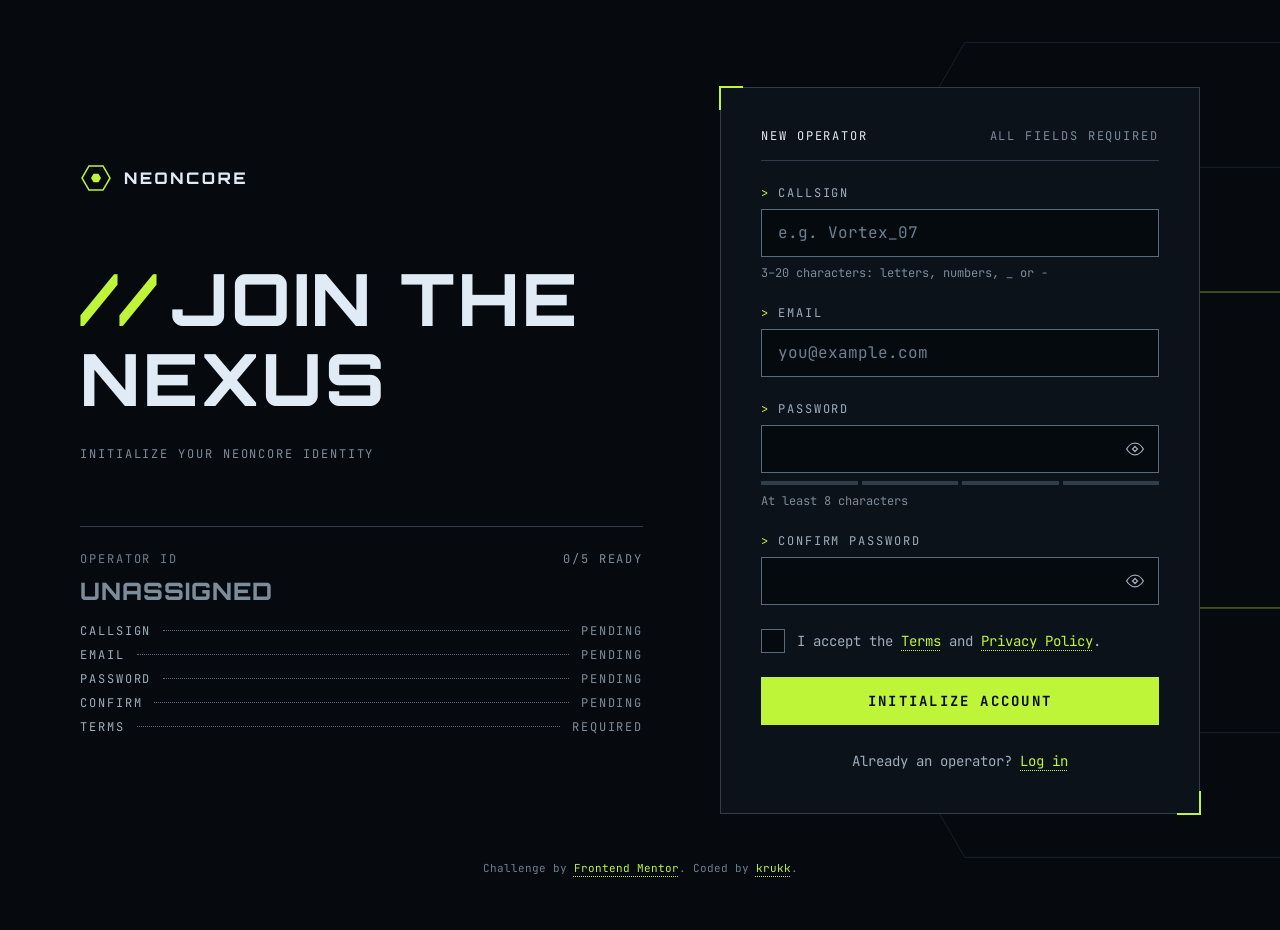
<file: index.html>
<!DOCTYPE html>
<html lang="en">
<head>
  <meta charset="UTF-8">
  <meta name="viewport" content="width=device-width, initial-scale=1.0">
  <meta name="color-scheme" content="dark">
  <link rel="icon" type="image/png" sizes="32x32" href="./assets/images/favicon-32x32.png">
  <link rel="stylesheet" href="./style.css">
  <title>Frontend Mentor | Gamer sign-up form</title>
  <script src="./script.js" defer></script>
</head>
<body>
  <div class="page">
    <main class="layout">
      <section class="brand" aria-labelledby="page-title">
        <div class="brand__top">
          <img class="brand__logo" src="./assets/images/logo.svg" alt="NEONCORE" width="169" height="32">
          <p class="readout__count brand__count" aria-hidden="true" data-ready>0/5 ready</p>
        </div>
        <h1 class="brand__title" id="page-title"><span class="brand__slashes" aria-hidden="true">//</span>Join the nexus</h1>
        <p class="brand__tagline">Initialize your NEONCORE identity</p>
        <div class="readout" aria-hidden="true">
          <div class="readout__head">
            <p class="readout__label">Operator ID</p>
            <p class="readout__count readout__count--panel" data-ready>0/5 ready</p>
          </div>
          <p class="readout__name is-unassigned" data-operator>Unassigned</p>
          <ul class="readout__rows" role="list">
            <li class="readout__row" data-row="callsign"><span class="readout__key">Callsign</span><span class="readout__leader"></span><span class="readout__status">Pending</span></li>
            <li class="readout__row" data-row="email"><span class="readout__key">Email</span><span class="readout__leader"></span><span class="readout__status">Pending</span></li>
            <li class="readout__row" data-row="password"><span class="readout__key">Password</span><span class="readout__leader"></span><span class="readout__status">Pending</span></li>
            <li class="readout__row" data-row="confirm"><span class="readout__key">Confirm</span><span class="readout__leader"></span><span class="readout__status">Pending</span></li>
            <li class="readout__row" data-row="terms"><span class="readout__key">Terms</span><span class="readout__leader"></span><span class="readout__status">Required</span></li>
          </ul>
        </div>
      </section>
      <div class="panel-wrap">
        <div class="panel">
          <form class="form" id="signup" novalidate aria-labelledby="form-title">
            <div class="panel__head">
              <h2 class="panel__title" id="form-title">New operator</h2>
              <p class="panel__note">
                <span class="only-wide">All fields required</span>
                <span class="only-narrow">All required</span>
              </p>
            </div>
            <div class="form__fields">
              <div class="field" data-field="callsign">
                <label class="field__label" for="callsign">Callsign</label>
                <div class="field__control">
                  <input class="field__input" id="callsign" name="callsign" type="text"
                         placeholder="e.g. Vortex_07" autocomplete="username" spellcheck="false"
                         autocapitalize="off" required aria-describedby="callsign-hint">
                  <img class="field__valid" src="./assets/images/icon-tick-20.svg" alt="" width="20" height="20">
                </div>
                <p class="field__hint" id="callsign-hint">3–20 characters: letters, numbers, _ or -</p>
                <p class="field__error" id="callsign-error" hidden>
                  <img src="./assets/images/icon-alert.svg" alt="" width="16" height="16">
                  <span class="field__error-text"></span>
                </p>
              </div>
              <div class="field" data-field="email">
                <label class="field__label" for="email">Email</label>
                <div class="field__control">
                  <input class="field__input" id="email" name="email" type="email"
                         placeholder="you@example.com" autocomplete="email" spellcheck="false"
                         autocapitalize="off" required>
                  <img class="field__valid" src="./assets/images/icon-tick-20.svg" alt="" width="20" height="20">
                </div>
                <p class="field__error" id="email-error" hidden>
                  <img src="./assets/images/icon-alert.svg" alt="" width="16" height="16">
                  <span class="field__error-text"></span>
                </p>
              </div>
              <div class="field field--secret" data-field="password">
                <label class="field__label" for="password">Password</label>
                <div class="field__control">
                  <input class="field__input" id="password" name="password" type="password"
                         autocomplete="new-password" required aria-describedby="password-hint">
                  <img class="field__valid" src="./assets/images/icon-tick-20.svg" alt="" width="20" height="20">
                  <button class="field__toggle" type="button" aria-controls="password" aria-pressed="false" aria-label="Show password">
                    <svg class="icon-eye" width="20" height="20" viewBox="0 0 20 20" fill="none" aria-hidden="true" focusable="false"><path stroke="currentColor" stroke-linecap="square" stroke-width="1.25" d="M1.667 10s3-5.833 8.333-5.833S18.334 10 18.334 10s-3 5.833-8.334 5.833S1.667 10 1.667 10Z"/><path stroke="currentColor" stroke-linecap="square" stroke-width="1.25" d="m10 7.5 2.5 2.5-2.5 2.5L7.5 10z"/></svg>
                    <svg class="icon-eye-off" width="20" height="20" viewBox="0 0 20 20" fill="none" aria-hidden="true" focusable="false"><path stroke="currentColor" stroke-linecap="square" stroke-width="1.25" d="M8.333 4.333A7.5 7.5 0 0 1 10 4.167c5.333 0 8.333 5.833 8.333 5.833a14.2 14.2 0 0 1-2 2.75M5.334 5.417C3 7 1.667 10 1.667 10s3 5.833 8.333 5.833a8 8 0 0 0 4.334-1.333M2.5 2.5l15 15"/></svg>
                  </button>
                </div>
                <div class="meter" data-level="0" aria-hidden="true">
                  <span></span><span></span><span></span><span></span>
                </div>
                <div class="field__foot">
                  <p class="field__hint" id="password-hint">At least 8 characters</p>
                  <p class="field__error" id="password-error" hidden>
                    <img src="./assets/images/icon-alert.svg" alt="" width="16" height="16">
                    <span class="field__error-text"></span>
                  </p>
                  <p class="strength" id="password-strength" aria-live="polite" aria-atomic="true"></p>
                </div>
              </div>
              <div class="field field--secret" data-field="confirm">
                <label class="field__label" for="confirm">Confirm password</label>
                <div class="field__control">
                  <input class="field__input" id="confirm" name="confirm" type="password"
                         autocomplete="new-password" required>
                  <img class="field__valid" src="./assets/images/icon-tick-20.svg" alt="" width="20" height="20">
                  <button class="field__toggle" type="button" aria-controls="confirm" aria-pressed="false" aria-label="Show confirm password">
                    <svg class="icon-eye" width="20" height="20" viewBox="0 0 20 20" fill="none" aria-hidden="true" focusable="false"><path stroke="currentColor" stroke-linecap="square" stroke-width="1.25" d="M1.667 10s3-5.833 8.333-5.833S18.334 10 18.334 10s-3 5.833-8.334 5.833S1.667 10 1.667 10Z"/><path stroke="currentColor" stroke-linecap="square" stroke-width="1.25" d="m10 7.5 2.5 2.5-2.5 2.5L7.5 10z"/></svg>
                    <svg class="icon-eye-off" width="20" height="20" viewBox="0 0 20 20" fill="none" aria-hidden="true" focusable="false"><path stroke="currentColor" stroke-linecap="square" stroke-width="1.25" d="M8.333 4.333A7.5 7.5 0 0 1 10 4.167c5.333 0 8.333 5.833 8.333 5.833a14.2 14.2 0 0 1-2 2.75M5.334 5.417C3 7 1.667 10 1.667 10s3 5.833 8.333 5.833a8 8 0 0 0 4.334-1.333M2.5 2.5l15 15"/></svg>
                  </button>
                </div>
                <p class="field__error" id="confirm-error" hidden>
                  <img src="./assets/images/icon-alert.svg" alt="" width="16" height="16">
                  <span class="field__error-text"></span>
                </p>
              </div>
              <div class="field field--terms" data-field="terms">
                <div class="check">
                  <input class="check__box" id="terms" name="terms" type="checkbox" required>
                  <label class="check__label" for="terms">I accept the <a href="#">Terms</a> and <a href="#">Privacy Policy</a>.</label>
                </div>
                <p class="field__error" id="terms-error" hidden>
                  <img src="./assets/images/icon-alert.svg" alt="" width="16" height="16">
                  <span class="field__error-text">Accept the terms to continue</span>
                </p>
              </div>
              <button class="btn btn--submit" id="submit" type="submit">
                <span class="btn__label">Initialize account</span>
              </button>
            </div>
            <p class="form__alt">Already an operator? <a href="#">Log in</a></p>
          </form>
          <section class="success" id="success" aria-labelledby="success-title" hidden>
            <svg class="success__icon" width="78" height="72" viewBox="0 0 78 72" fill="none" aria-hidden="true" focusable="false">
              <defs>
                <filter id="hex-glow" x="-1.134" y="-4.2" width="80" height="80" filterUnits="userSpaceOnUse" color-interpolation-filters="sRGB">
                  <feGaussianBlur in="SourceGraphic" stdDeviation="8" result="blur"/>
                  <feColorMatrix in="blur" values="0 0 0 0 0.749 0 0 0 0 0.961 0 0 0 0 0.22 0 0 0 0.6 0" result="glow"/>
                  <feMerge><feMergeNode in="glow"/><feMergeNode in="SourceGraphic"/></feMerge>
                </filter>
              </defs>
              <g stroke="#bff538" stroke-linecap="square" stroke-width="1.5" filter="url(#hex-glow)">
                <path class="success__hex" pathLength="1" d="m60.866 35.8-11 19.05h-22l-11-19.05 11-19.05h22z"/>
                <path class="success__tick" pathLength="1" d="m30.866 35.8 6 6 11-12"/>
              </g>
            </svg>
            <h2 class="success__title" id="success-title" tabindex="-1" aria-describedby="success-message"><span class="brand__slashes" aria-hidden="true">//</span>Handshake complete</h2>
            <p class="success__message" id="success-message">Operator <span class="success__name" data-success-name></span> provisioned. Your account is ready.</p>
            <a class="btn" href="#">Continue to log in</a>
          </section>

          <p class="sr-only" id="form-status" role="status"></p>
        </div>
      </div>
    </main>
    <footer class="attribution">
      Challenge by <a href="https://www.frontendmentor.io?ref=challenge">Frontend Mentor</a>.
      Coded by <a href="#">krukk</a>.
    </footer>
  </div>
</body>
</html>
</file>
<file: style.css>
@font-face {
    font-family: "Orbitron";
    src: url("./assets/fonts/orbitron/static/orbitron-800.ttf") format("truetype");
    font-weight: 800;
    font-display: swap;
}

@font-face {
    font-family: "JetBrains Mono";
    src: url("./assets/fonts/jetbrains-mono/static/jetbrains-mono-400.ttf") format("truetype");
    font-weight: 400;
    font-display: swap;
}

@font-face {
    font-family: "JetBrains Mono";
    src: url("./assets/fonts/jetbrains-mono/static/jetbrains-mono-700.ttf") format("truetype");
    font-weight: 700;
    font-display: swap;
}

:root {
    --neutral-950: hsl(214 37% 4%);
    --neutral-900: hsl(210 39% 7%);
    --neutral-800: hsl(211 30% 13%);
    --neutral-700: hsl(211 22% 24%);
    --neutral-600: hsl(210 18% 42%);
    --neutral-500: hsl(211 14% 50%);
    --neutral-400: hsl(211 13% 55%);
    --neutral-300: hsl(211 18% 68%);
    --neutral-100: hsl(208 49% 92%);
    --neutral-50: hsl(204 60% 97%);
    --lime-500: hsl(77 90% 59%);
    --lime-700: hsl(77 67% 39%);
    --red-400: hsl(4 100% 74%);
    --amber-400: hsl(40 100% 65%);
    --navy-950: hsl(214 60% 2%);
    --lime-a60: hsl(77 90% 59% / 0.6);
    --lime-a40: hsl(77 90% 59% / 0.4);
    --navy-a80: hsl(214 60% 2% / 0.8);
    --navy-a60: hsl(214 60% 2% / 0.6);
    --font-display: "Orbitron", "Arial Black", system-ui, sans-serif;
    --font-mono: "JetBrains Mono", ui-monospace, "SFMono-Regular", Menlo, Consolas, monospace;
    --focus-ring: 1px solid var(--lime-500);
}

*,
*::before,
*::after {
    box-sizing: border-box;
}

* {
    margin: 0;
}

html {
    -webkit-text-size-adjust: 100%;
}

img,
svg {
    display: block;
    max-width: 100%;
}

input,
button {
    font: inherit;
    color: inherit;
}

button {
    cursor: pointer;
}

[hidden] {
    display: none !important;
}

::selection {
    background: var(--lime-500);
    color: var(--navy-950);
}

html {
    scrollbar-color: var(--neutral-700) var(--neutral-950);
}

body {
    min-height: 100vh;
    min-height: 100dvh;
    background: var(--neutral-950);
    color: var(--neutral-300);
    font-family: var(--font-mono);
    font-size: 0.875rem;
    line-height: 1.5rem;
    -webkit-font-smoothing: antialiased;
}

.sr-only {
    position: absolute;
    width: 1px;
    height: 1px;
    padding: 0;
    margin: -1px;
    overflow: hidden;
    clip: rect(0 0 0 0);
    white-space: nowrap;
    border: 0;
}

.preset-6,
.panel__head,
.field__label,
.readout__head,
.readout__row,
.brand__tagline,
.brand__count,
.strength {
    font-size: 0.75rem;
    line-height: 1rem;
    letter-spacing: 0.16em;
    text-transform: uppercase;
}

a {
    color: var(--lime-500);
    text-decoration: underline dotted 1px;
    text-underline-offset: 4px;
    transition: color 0.15s, text-decoration-color 0.15s;
}

a:hover {
    color: var(--neutral-50);
}

a:focus-visible {
    outline: var(--focus-ring);
    outline-offset: 2px;
}

.page {
    min-height: 100vh;
    min-height: 100dvh;
    display: grid;
    grid-template-rows: 1fr auto;
    justify-items: center;
    align-items: center;
    padding: 2rem 1rem 1.5rem;
    overflow-x: clip;
}

.layout {
    width: 100%;
    max-width: 36rem;
    display: grid;
    gap: 2rem;
    align-content: start;
}

@media (min-width: 40rem) {
    .page {
        padding: 3rem 2rem 2rem;
    }
}

@media (min-width: 72rem) {
    .page {
        position: relative;
        padding: 4rem 2rem;
    }
    .attribution {
        position: absolute;
        bottom: 1.5rem;
        left: 0;
        right: 0;
        margin: 0;
    }
    .layout {
        max-width: 70rem;
        grid-template-columns: minmax(0, 1fr) 30rem;
        column-gap: clamp(3rem, 6vw, 5rem);
        align-items: center;
        align-content: center;
    }
}

.attribution {
    margin-top: 2rem;
    font-size: 0.6875rem;
    line-height: 1rem;
    text-align: center;
    color: var(--neutral-500);
}

.brand__top {
    display: flex;
    justify-content: space-between;
    align-items: center;
    gap: 1rem;
}

.brand__logo {
    width: 169px;
    height: 32px;
    flex: none;
}

.brand__count {
    color: var(--neutral-400);
}

.brand__title {
    margin-top: 2rem;
    font-family: var(--font-display);
    font-weight: 800;
    font-size: 2.25rem;
    line-height: 2.5rem;
    letter-spacing: 0.04em;
    text-transform: uppercase;
    color: var(--neutral-100);
}

.brand__slashes {
    color: var(--lime-500);
    margin-right: 0.18em;
    letter-spacing: 0.02em;
}

.brand__tagline {
    margin-top: 0.75rem;
    color: var(--neutral-400);
}

.readout {
    margin-top: 1.5rem;
    padding-top: 1rem;
    border-top: 1px solid var(--neutral-700);
    display: flex;
    justify-content: space-between;
    align-items: center;
    gap: 1rem;
}

.readout__label {
    color: var(--neutral-500);
}

.readout__count--panel,
.readout__rows {
    display: none;
}

.readout__name {
    font-size: 0.75rem;
    line-height: 1rem;
    letter-spacing: 0.08em;
    color: var(--neutral-100);
    overflow-wrap: anywhere;
    text-align: right;
}

.readout__name.is-unassigned {
    color: var(--neutral-400);
    text-transform: uppercase;
    letter-spacing: 0.16em;
}

.readout__count.is-complete {
    color: var(--lime-500);
}

@media (min-width: 40rem) {
    .brand__title {
        margin-top: 3rem;
        font-size: 2.5rem;
        line-height: 3rem;
    }
}

@media (min-width: 72rem) {
    .brand__count {
        display: none;
    }
    .brand__title {
        margin-top: 4rem;
        font-size: 4.5rem;
        line-height: 5rem;
    }
    .brand__tagline {
        margin-top: 1.75rem;
    }
    .readout {
        margin-top: 4rem;
        padding-top: 1.5rem;
        display: block;
    }
    .readout__head {
        display: flex;
        justify-content: space-between;
        gap: 1rem;
    }
    .readout__count--panel {
        display: block;
        color: var(--neutral-400);
    }
    .readout__name,
    .readout__name.is-unassigned {
        margin-top: 0.5rem;
        font-family: var(--font-display);
        font-weight: 800;
        font-size: 1.5rem;
        line-height: 2rem;
        letter-spacing: 0.04em;
        text-align: left;
    }
    .readout__rows {
        display: block;
        margin-top: 0.75rem;
        padding: 0;
        list-style: none;
    }
    .readout__row {
        display: flex;
        align-items: center;
        gap: 0.75rem;
        height: 1.5rem;
    }
    .readout__key {
        color: var(--neutral-300);
    }
    .readout__leader {
        flex: 1;
        border-bottom: 1px dotted var(--neutral-600);
    }
    .readout__status {
        color: var(--neutral-400);
        transition: color 0.2s;
    }
    .readout__row.is-ok .readout__status {
        color: var(--neutral-100);
    }
    .readout__row.is-fault .readout__status {
        color: var(--red-400);
    }
    .readout__row.is-locked .readout__status {
        color: var(--neutral-300);
    }
}

.panel-wrap {
    position: relative;
    isolation: isolate;
}

@media (min-width: 72rem) {
    .panel-wrap::before {
        content: "";
        position: absolute;
        z-index: -1;
        left: 100%;
        top: 50%;
        width: 960px;
        height: 960px;
        transform: translate(-50%, -50%);
        background: url("./assets/images/pattern-backdrop.svg") center / contain no-repeat;
        pointer-events: none;
    }
}

.panel {
    position: relative;
    display: grid;
    background: var(--neutral-900);
    border: 1px solid var(--neutral-700);
    padding: 2rem 1.25rem;
}

.panel::before,
.panel::after {
    content: "";
    position: absolute;
    width: 1.5rem;
    height: 1.5rem;
    border: 2px solid var(--lime-500);
    pointer-events: none;
}

.panel::before {
    top: -2px;
    left: -2px;
    border-right: 0;
    border-bottom: 0;
}

.panel::after {
    bottom: -2px;
    right: -2px;
    border-left: 0;
    border-top: 0;
}

@media (min-width: 40rem) {
    .panel {
        padding: 2.5rem;
    }
}

.panel__head {
    display: flex;
    justify-content: space-between;
    gap: 1rem;
    padding-bottom: 1rem;
    border-bottom: 1px solid var(--neutral-700);
}

.panel__title {
    font: inherit;
    letter-spacing: inherit;
    color: var(--neutral-100);
}

.panel__note {
    color: var(--neutral-400);
    text-align: right;
}

.only-wide {
    display: none;
}

@media (min-width: 40rem) {
    .only-wide {
        display: inline;
    }
    .only-narrow {
        display: none;
    }
}

.form__fields {
    margin-top: 1.5rem;
    display: grid;
    gap: 1.5rem;
}

.form__alt {
    margin-top: 1.5rem;
    text-align: center;
    color: var(--neutral-300);
}


/* Field */

.field__label {
    display: block;
    margin-bottom: 0.5rem;
    color: var(--neutral-300);
}

.field__label::before {
    content: ">";
    content: ">" / "";
    color: var(--lime-500);
    margin-right: 0.5rem;
}

.field__control {
    position: relative;
}

.field__input {
    display: block;
    width: 100%;
    height: 3rem;
    padding: 0 3rem 0 1rem;
    border: 1px solid var(--neutral-600);
    border-radius: 0;
    background: var(--navy-a60);
    color: var(--neutral-50);
    font-size: 1rem;
    line-height: 1.5rem;
    caret-color: var(--lime-500);
    appearance: none;
    transition: border-color 0.15s;
}

.field--secret .field__input {
    padding-right: 5rem;
}

.field__input[type="password"] {
    letter-spacing: 0.16em;
}

.field__input::placeholder {
    color: var(--neutral-500);
    opacity: 1;
    letter-spacing: 0;
}

.field__input:hover {
    border-color: var(--neutral-300);
}

.field__input:focus {
    outline: var(--focus-ring);
    outline-offset: 2px;
    border-color: var(--lime-500);
}

.field__input[readonly] {
    cursor: default;
}

.field__input[readonly]:hover {
    border-color: var(--neutral-600);
}

.field__input:-webkit-autofill,
.field__input:-webkit-autofill:hover,
.field__input:-webkit-autofill:focus {
    -webkit-text-fill-color: var(--neutral-50);
    box-shadow: 0 0 0 100px var(--navy-950) inset;
    caret-color: var(--lime-500);
}

.field.is-invalid .field__input {
    border-color: var(--red-400);
}

.field__valid {
    position: absolute;
    top: 50%;
    right: 1rem;
    translate: 0 -50%;
    opacity: 0;
    pointer-events: none;
    transition: opacity 0.15s;
}

.field--secret .field__valid {
    right: 3rem;
}

.field.is-valid .field__valid {
    opacity: 1;
}

.field__toggle {
    position: absolute;
    top: 50%;
    right: 0.25rem;
    translate: 0 -50%;
    width: 2.5rem;
    height: 2.5rem;
    display: grid;
    place-items: center;
    padding: 0;
    border: 0;
    background: transparent;
    color: var(--neutral-300);
    transition: color 0.15s;
}

.field__toggle:hover {
    color: var(--neutral-50);
}

.field__toggle[aria-pressed="true"] {
    color: var(--lime-500);
}

.field__toggle:focus-visible {
    outline: var(--focus-ring);
    outline-offset: -1px;
}

.field__toggle:disabled {
    cursor: default;
    color: var(--neutral-600);
}

.field__toggle .icon-eye-off,
.field__toggle[aria-pressed="true"] .icon-eye {
    display: none;
}

.field__toggle[aria-pressed="true"] .icon-eye-off {
    display: block;
}

.field__hint {
    margin-top: 0.5rem;
    font-size: 0.75rem;
    line-height: 1rem;
    color: var(--neutral-400);
}

.field__error {
    margin-top: 0.5rem;
    display: flex;
    align-items: flex-start;
    gap: 0.5rem;
    font-size: 0.75rem;
    line-height: 1rem;
    color: var(--red-400);
}

.field__error img {
    flex: none;
}

.field__foot {
    margin-top: 0.5rem;
    display: flex;
    justify-content: space-between;
    align-items: flex-start;
    gap: 1rem;
}

.field__foot .field__hint,
.field__foot .field__error {
    margin-top: 0;
}

.strength {
    margin-left: auto;
    flex: none;
}

.meter {
    margin-top: 0.5rem;
    display: grid;
    grid-template-columns: repeat(4, 1fr);
    gap: 0.25rem;
}

.meter span {
    height: 0.25rem;
    background: var(--neutral-700);
    transition: background-color 0.2s;
}

.meter[data-level="1"] {
    --meter: var(--red-400);
}

.meter[data-level="2"] {
    --meter: var(--amber-400);
}

.meter[data-level="3"],
.meter[data-level="4"] {
    --meter: var(--lime-500);
}

.meter[data-level="1"] span:nth-child(-n+1),
.meter[data-level="2"] span:nth-child(-n+2),
.meter[data-level="3"] span:nth-child(-n+3),
.meter[data-level="4"] span {
    background: var(--meter);
}

.strength[data-level="1"] {
    color: var(--red-400);
}

.strength[data-level="2"] {
    color: var(--amber-400);
}

.strength[data-level="3"],
.strength[data-level="4"] {
    color: var(--lime-500);
}

.check {
    display: flex;
    align-items: flex-start;
    gap: 0.75rem;
}

.check__box {
    flex: none;
    width: 1.5rem;
    height: 1.5rem;
    border: 1px solid var(--neutral-600);
    border-radius: 0;
    background: var(--navy-a60) center / 1rem no-repeat;
    appearance: none;
    cursor: pointer;
    transition: border-color 0.15s, background-color 0.15s;
}

.check__box:hover {
    border-color: var(--neutral-300);
}

.check__box:checked {
    background-color: var(--lime-500);
    background-image: url("./assets/images/icon-tick-16.svg");
    border-color: var(--lime-500);
}

.check__box:checked:hover {
    background-color: var(--neutral-50);
    border-color: var(--neutral-50);
}

.check__box:focus-visible {
    outline: var(--focus-ring);
    outline-offset: 2px;
}

.check__box:disabled {
    cursor: default;
}

.field.is-invalid .check__box {
    border-color: var(--red-400);
}

.check__label {
    color: var(--neutral-300);
    cursor: pointer;
}

.check__label a {
    white-space: nowrap;
}

.btn {
    display: flex;
    justify-content: center;
    align-items: center;
    width: 100%;
    min-height: 3rem;
    padding: 0.6875rem 1.5rem;
    border: 1px solid var(--lime-500);
    border-radius: 0;
    background: var(--lime-500);
    color: var(--neutral-950);
    font-family: var(--font-mono);
    font-weight: 700;
    font-size: 0.875rem;
    line-height: 1.5rem;
    letter-spacing: 0.16em;
    text-transform: uppercase;
    text-decoration: none;
    text-align: center;
    transition: background-color 0.15s, border-color 0.15s, color 0.15s, box-shadow 0.15s, translate 0.15s;
}

.btn:hover {
    background: var(--neutral-50);
    border-color: var(--neutral-50);
    color: var(--neutral-950);
    box-shadow: 4px 4px 0 var(--lime-700);
}

.btn:active {
    translate: 2px 2px;
    box-shadow: 2px 2px 0 var(--lime-700);
}

.btn:focus-visible {
    outline: var(--focus-ring);
    outline-offset: 3px;
}

.btn.is-loading,
.btn.is-loading:hover,
.btn.is-loading:active {
    background: transparent;
    border-color: var(--lime-500);
    color: var(--lime-500);
    box-shadow: none;
    translate: none;
    cursor: progress;
}

.btn.is-loading .btn__label::after {
    content: "_";
    content: "_" / "";
}

@media (prefers-reduced-motion: no-preference) {
    .btn.is-loading .btn__label::after {
        animation: blink 1s steps(1) infinite;
    }
}

@keyframes blink {
    50% {
        opacity: 0;
    }
}

.success {
    display: grid;
    align-content: center;
    justify-items: start;
    align-self: center;
    padding-block: 0.5rem;
}

.success__icon {
    margin: -1.0625rem 0 -1rem -1.0625rem;
}

.success__title {
    margin-top: 0.75rem;
    font-family: var(--font-display);
    font-weight: 800;
    font-size: 1.5rem;
    line-height: 2rem;
    letter-spacing: 0.04em;
    text-transform: uppercase;
    color: var(--neutral-100);
}

.success__title:focus {
    outline: none;
}

.success__title:focus-visible {
    outline: var(--focus-ring);
    outline-offset: 4px;
}

.success__message {
    margin-top: 1rem;
    font-size: 1rem;
    line-height: 1.5rem;
    color: var(--neutral-300);
}

.success__name {
    color: var(--lime-500);
    overflow-wrap: anywhere;
}

.success .btn {
    margin-top: 2rem;
}

@media (prefers-reduced-motion: no-preference) {
    .panel.is-shaking {
        animation: shake 0.4s cubic-bezier(.36, .07, .19, .97);
    }
    .success:not([hidden]) .success__hex,
    .success:not([hidden]) .success__tick {
        stroke-dasharray: 1;
        stroke-dashoffset: 1;
        animation: draw 0.6s ease-out forwards;
    }
    .success:not([hidden]) .success__tick {
        animation-delay: 0.45s;
        animation-duration: 0.3s;
    }
}

@keyframes shake {
    20%,
    60% {
        translate: -6px 0;
    }
    40%,
    80% {
        translate: 6px 0;
    }
}

@keyframes draw {
    to {
        stroke-dashoffset: 0;
    }
}
</file>
